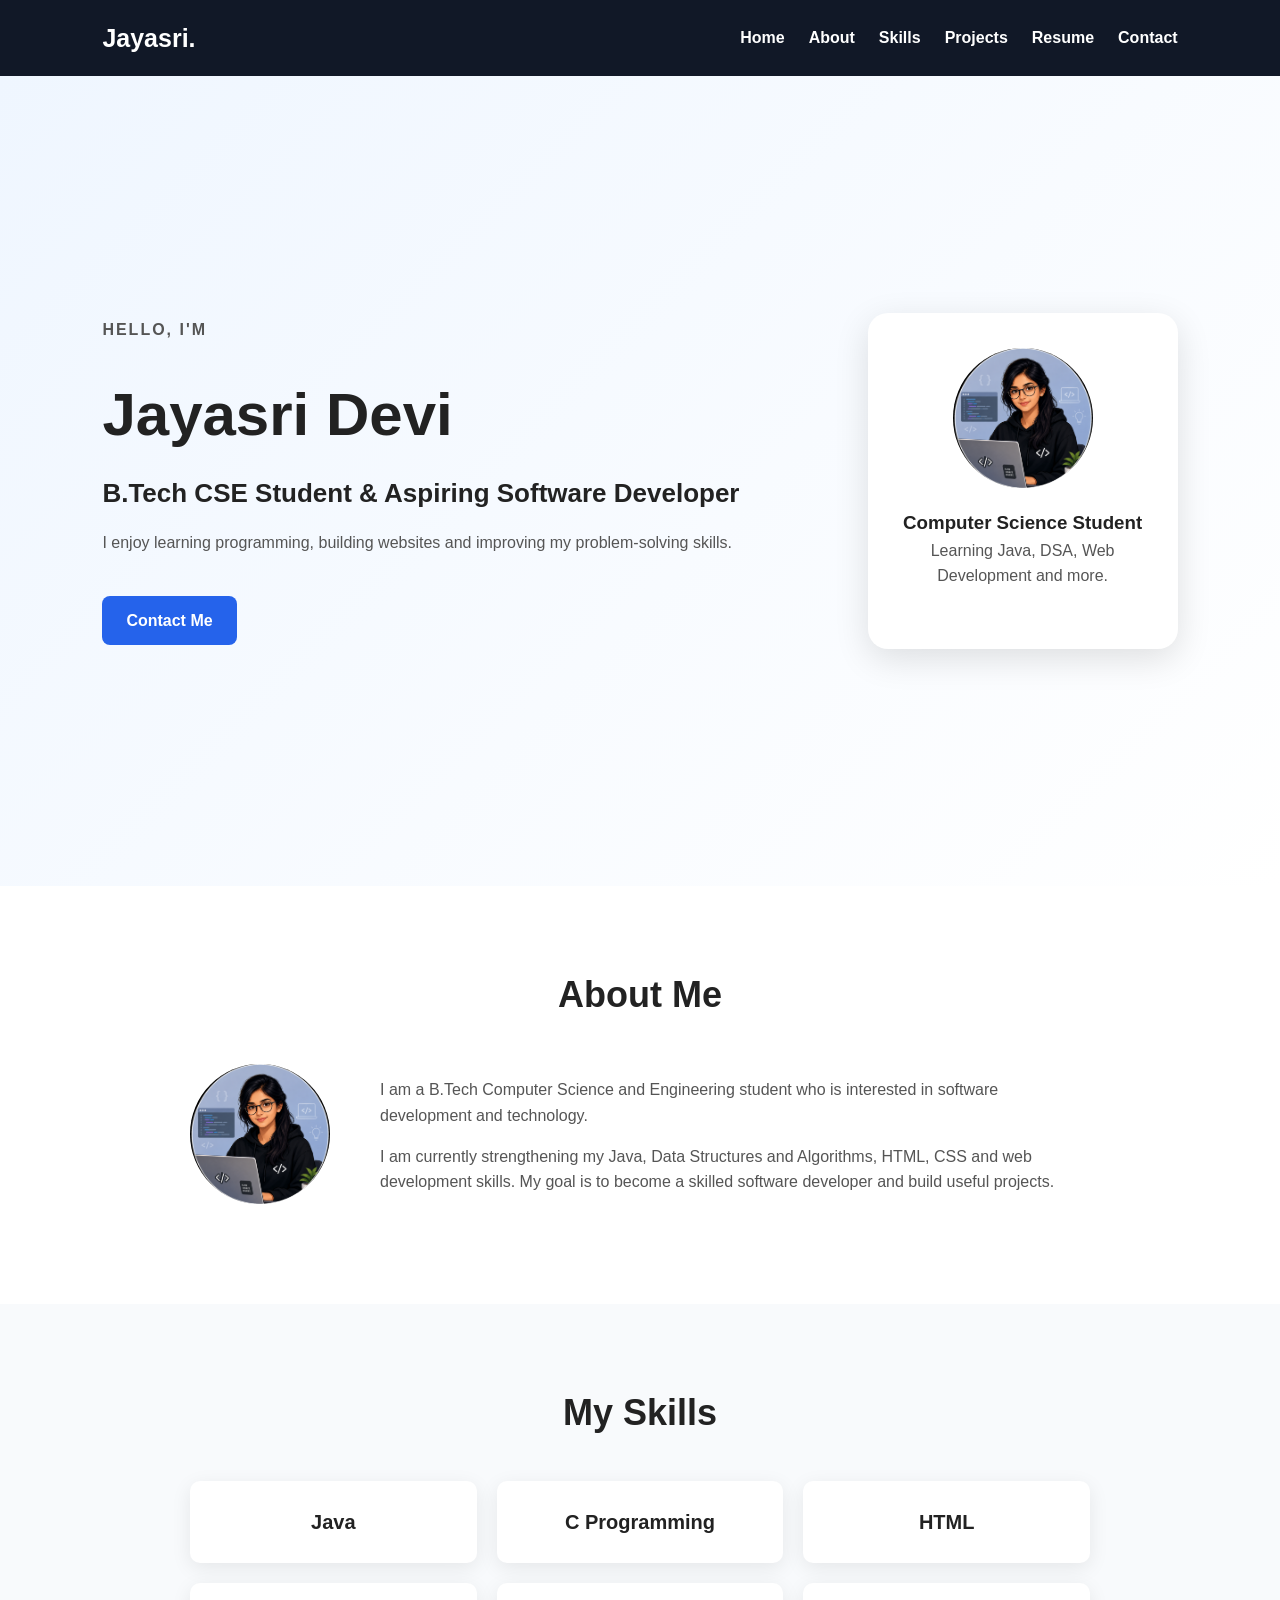
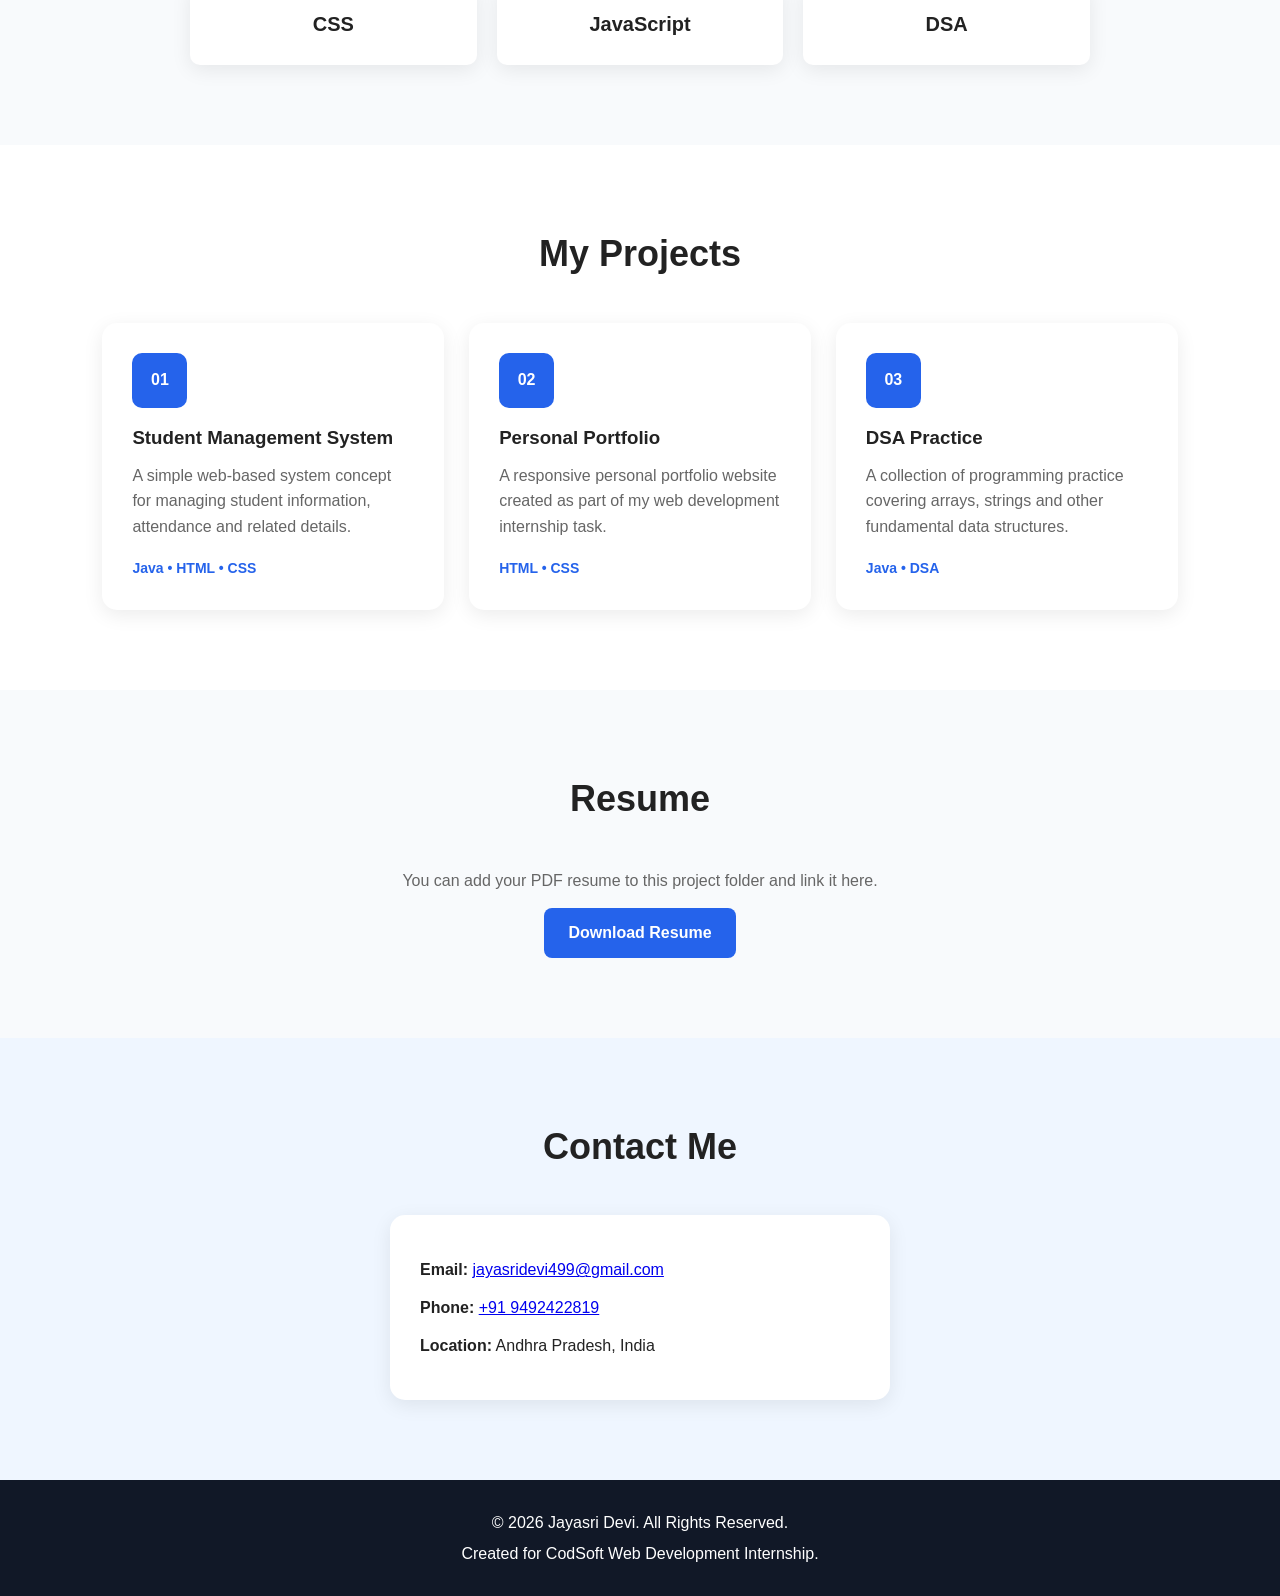
<file: index.html>
<!DOCTYPE html>
<html lang="en">
<head>
    <meta charset="UTF-8">
    <meta name="viewport" content="width=device-width, initial-scale=1.0">
    <title>Jayasri Devi | Portfolio</title>
    <link rel="stylesheet" href="style.css">
</head>
<body>

    <header>
        <nav class="navbar">
            <h2 class="logo">Jayasri.</h2>
            <ul class="nav-links">
                <li><a href="#home">Home</a></li>
                <li><a href="#about">About</a></li>
                <li><a href="#skills">Skills</a></li>
                <li><a href="#projects">Projects</a></li>
                <li><a href="#resume">Resume</a></li>
                <li><a href="#contact">Contact</a></li>
            </ul>
        </nav>
    </header>

    <main>
        <section id="home" class="hero">
            <div class="hero-text">
                <p class="small-title">HELLO, I'M</p>
                <h1>Jayasri Devi</h1>
                <h2>B.Tech CSE Student & Aspiring Software Developer</h2>
                <p>I enjoy learning programming, building websites and improving my problem-solving skills.</p>
                <a class="button" href="#contact">Contact Me</a>
            </div>
            <div class="hero-card">
               <div class="avatar">
    <img src="portfolio-image.png" alt="Jayasri Devi">
</div>
                <h3>Computer Science Student</h3>
                <p>Learning Java, DSA, Web Development and more.</p>
            </div>
        </section>

        <section id="about" class="section">
            <h2 class="section-title">About Me</h2>
            <div class="about-box">
                <div class="about-image">
    <img src="protfolio%20image.png" alt="Jayasri Devi">
</div>
                <div>
                    <p>
                        I am a B.Tech Computer Science and Engineering student who is
                        interested in software development and technology.
                    </p>
                    <p>
                        I am currently strengthening my Java, Data Structures and Algorithms,
                        HTML, CSS and web development skills. My goal is to become a skilled
                        software developer and build useful projects.
                    </p>
                </div>
            </div>
        </section>

        <section id="skills" class="section light">
            <h2 class="section-title">My Skills</h2>
            <div class="skills-grid">
                <div class="skill">Java</div>
                <div class="skill">C Programming</div>
                <div class="skill">HTML</div>
                <div class="skill">CSS</div>
                <div class="skill">JavaScript</div>
                <div class="skill">DSA</div>
            </div>
        </section>

        <section id="projects" class="section">
            <h2 class="section-title">My Projects</h2>
            <div class="projects-grid">
                <article class="project-card">
                    <div class="project-icon">01</div>
                    <h3>Student Management System</h3>
                    <p>A simple web-based system concept for managing student information, attendance and related details.</p>
                    <span>Java • HTML • CSS</span>
                </article>

                <article class="project-card">
                    <div class="project-icon">02</div>
                    <h3>Personal Portfolio</h3>
                    <p>A responsive personal portfolio website created as part of my web development internship task.</p>
                    <span>HTML • CSS</span>
                </article>

                <article class="project-card">
                    <div class="project-icon">03</div>
                    <h3>DSA Practice</h3>
                    <p>A collection of programming practice covering arrays, strings and other fundamental data structures.</p>
                    <span>Java • DSA</span>
                </article>
            </div>
        </section>

        <section id="resume" class="section light">
            <h2 class="section-title">Resume</h2>
            <p class="center-text">You can add your PDF resume to this project folder and link it here.</p>
            <a class="button" href="resume.pdf" target="_blank">Download Resume</a>
        </section>

        <section id="contact" class="section contact-section">
            <h2 class="section-title">Contact Me</h2>
            <div class="contact-box">
                <p><strong>Email:</strong> 
    <a href="mailto:jayasridevi499@gmail.com">jayasridevi499@gmail.com</a>
</p>
                <p><strong>Phone:</strong> 
    <a href="tel:+919492422819">+91 9492422819</a>
</p>
                <p><strong>Location:</strong> Andhra Pradesh, India</p>
            </div>
        </section>
    </main>

    <footer>
        <p>© 2026 Jayasri Devi. All Rights Reserved.</p>
        <p>Created for CodSoft Web Development Internship.</p>
    </footer>

</body>
</html>
</file>
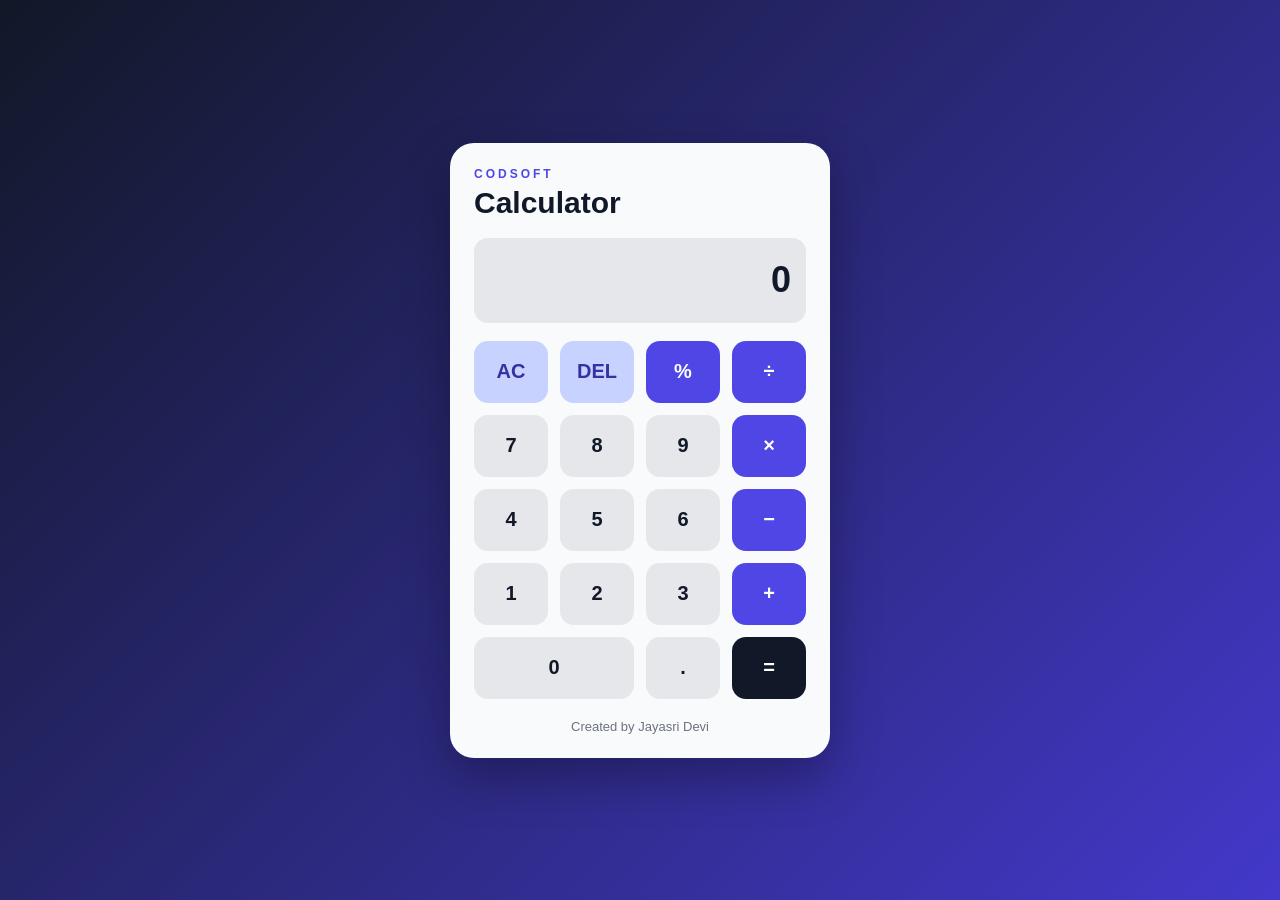
<file: calculator.html>
<!DOCTYPE html>
<html lang="en">
<head>
<meta charset="UTF-8">
<meta name="viewport" content="width=device-width, initial-scale=1.0">
<title>Jayasri Devi | Calculator</title>
<link rel="stylesheet" href="calculator.css">
</head>
<body>
<div class="calculator">
    <div class="header">
        <p>CODSOFT</p>
        <h1>Calculator</h1>
    </div>
    <input id="display" class="display" value="0" readonly>
    <div class="buttons">
        <button class="action" onclick="clearDisplay()">AC</button>
        <button class="action" onclick="deleteLast()">DEL</button>
        <button class="operator" onclick="chooseOperator('%')">%</button>
        <button class="operator" onclick="chooseOperator('/')">÷</button>

        <button onclick="appendNumber('7')">7</button>
        <button onclick="appendNumber('8')">8</button>
        <button onclick="appendNumber('9')">9</button>
        <button class="operator" onclick="chooseOperator('*')">×</button>

        <button onclick="appendNumber('4')">4</button>
        <button onclick="appendNumber('5')">5</button>
        <button onclick="appendNumber('6')">6</button>
        <button class="operator" onclick="chooseOperator('-')">−</button>

        <button onclick="appendNumber('1')">1</button>
        <button onclick="appendNumber('2')">2</button>
        <button onclick="appendNumber('3')">3</button>
        <button class="operator" onclick="chooseOperator('+')">+</button>

        <button class="zero" onclick="appendNumber('0')">0</button>
        <button onclick="appendNumber('.')">.</button>
        <button class="equals" onclick="calculate()">=</button>
    </div>
    <p class="credit">Created by Jayasri Devi</p>
</div>
<script src="calculator.js"></script>
</body>
</html>
</file>
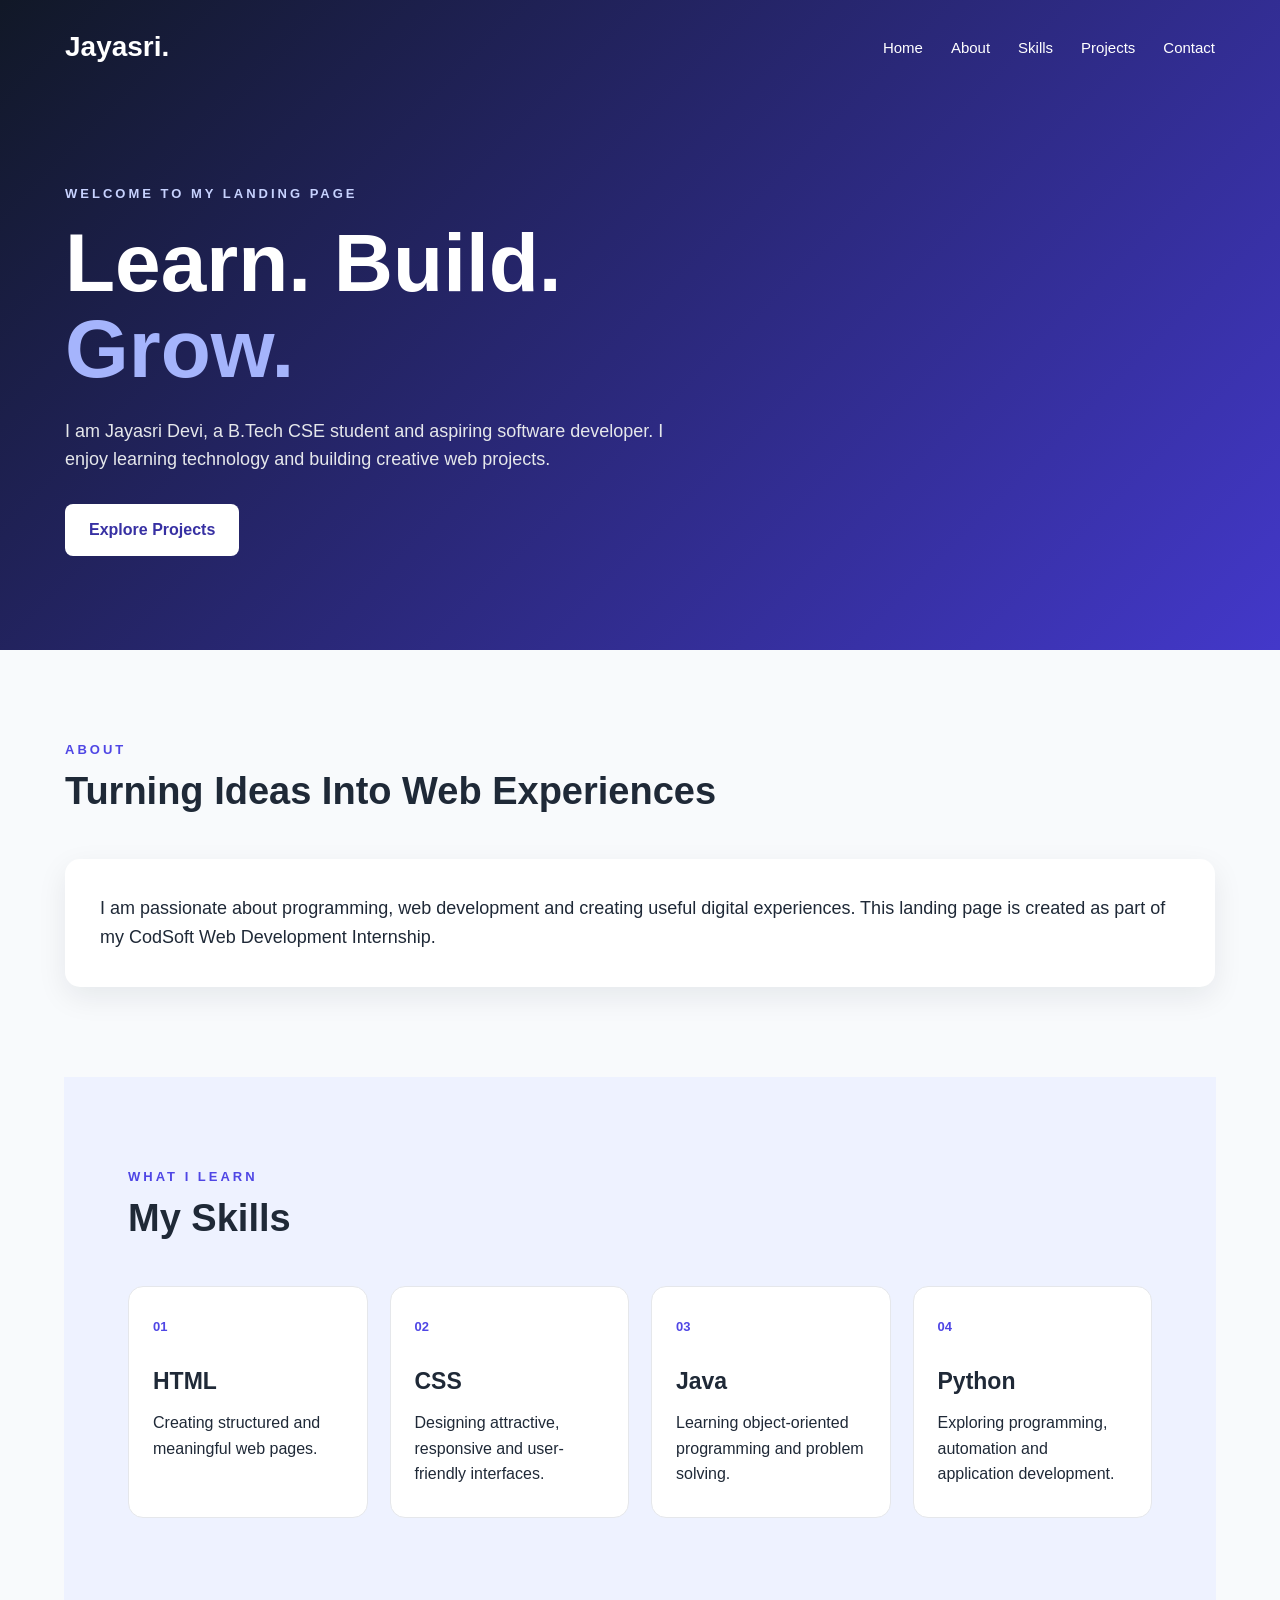
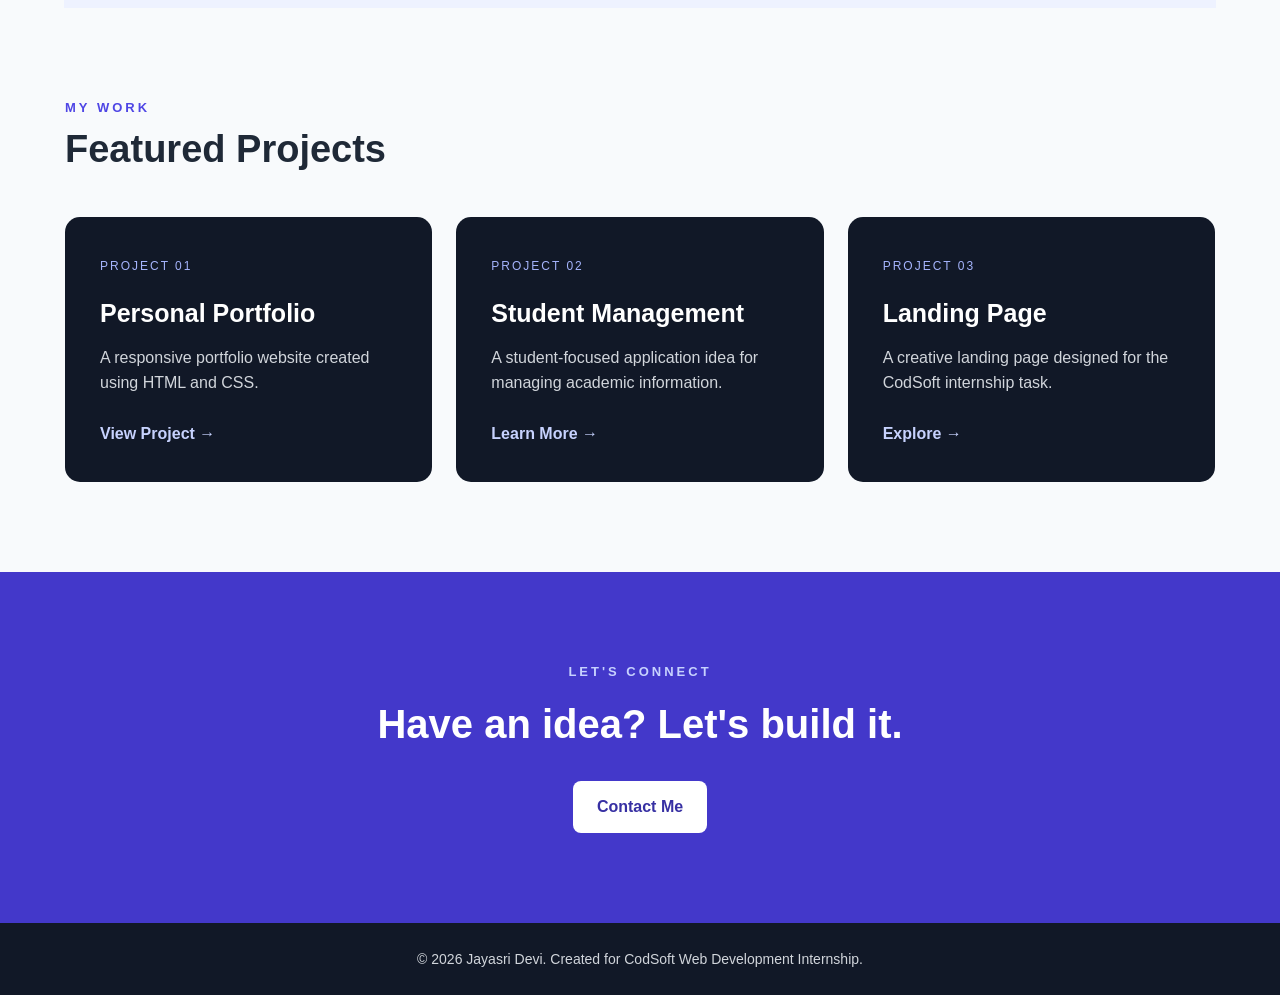
<file: landing.html>
<!DOCTYPE html>
<html lang="en">
<head>
    <meta charset="UTF-8">
    <meta name="viewport" content="width=device-width, initial-scale=1.0">
    <title>Jayasri Devi | Landing Page</title>
    <link rel="stylesheet" href="landing.css">
</head>
<body>

    <header class="hero">
        <nav class="navbar">
            <div class="logo">Jayasri.</div>
            <ul>
                <li><a href="#home">Home</a></li>
                <li><a href="#about">About</a></li>
                <li><a href="#skills">Skills</a></li>
                <li><a href="#projects">Projects</a></li>
                <li><a href="#contact">Contact</a></li>
            </ul>
        </nav>

        <section id="home" class="hero-content">
            <div>
                <p class="small-title">WELCOME TO MY LANDING PAGE</p>
                <h1>Learn. Build. <span>Grow.</span></h1>
                <p class="hero-text">
                    I am Jayasri Devi, a B.Tech CSE student and aspiring software developer.
                    I enjoy learning technology and building creative web projects.
                </p>
                <a href="#projects" class="btn">Explore Projects</a>
            </div>
        </section>
    </header>

    <section id="about" class="section about">
        <div class="section-heading">
            <p>ABOUT</p>
            <h2>Turning Ideas Into Web Experiences</h2>
        </div>
        <div class="about-box">
            <p>
                I am passionate about programming, web development and creating
                useful digital experiences. This landing page is created as part
                of my CodSoft Web Development Internship.
            </p>
        </div>
    </section>

    <section id="skills" class="section skills">
        <div class="section-heading">
            <p>WHAT I LEARN</p>
            <h2>My Skills</h2>
        </div>

        <div class="cards">
            <div class="card">
                <div class="icon">01</div>
                <h3>HTML</h3>
                <p>Creating structured and meaningful web pages.</p>
            </div>

            <div class="card">
                <div class="icon">02</div>
                <h3>CSS</h3>
                <p>Designing attractive, responsive and user-friendly interfaces.</p>
            </div>

            <div class="card">
                <div class="icon">03</div>
                <h3>Java</h3>
                <p>Learning object-oriented programming and problem solving.</p>
            </div>

            <div class="card">
                <div class="icon">04</div>
                <h3>Python</h3>
                <p>Exploring programming, automation and application development.</p>
            </div>
        </div>
    </section>

    <section id="projects" class="section projects">
        <div class="section-heading">
            <p>MY WORK</p>
            <h2>Featured Projects</h2>
        </div>

        <div class="project-grid">
            <div class="project-card">
                <span>PROJECT 01</span>
                <h3>Personal Portfolio</h3>
                <p>A responsive portfolio website created using HTML and CSS.</p>
                <a href="https://jayasridevi499.github.io/CODSOFT/" target="_blank">View Project →</a>
            </div>

            <div class="project-card">
                <span>PROJECT 02</span>
                <h3>Student Management</h3>
                <p>A student-focused application idea for managing academic information.</p>
                <a href="#contact">Learn More →</a>
            </div>

            <div class="project-card">
                <span>PROJECT 03</span>
                <h3>Landing Page</h3>
                <p>A creative landing page designed for the CodSoft internship task.</p>
                <a href="#home">Explore →</a>
            </div>
        </div>
    </section>

    <section id="contact" class="contact">
        <div>
            <p>LET'S CONNECT</p>
            <h2>Have an idea? Let's build it.</h2>
            <a class="btn light" href="mailto:jayasridevi499@gmail.com">Contact Me</a>
        </div>
    </section>

    <footer>
        <p>© 2026 Jayasri Devi. Created for CodSoft Web Development Internship.</p>
    </footer>

</body>
</html>
</file>
<file: style.css>
* {
    margin: 0;
    padding: 0;
    box-sizing: border-box;
}

html {
    scroll-behavior: smooth;
}

body {
    font-family: Arial, sans-serif;
    line-height: 1.6;
    color: #222;
    background: #ffffff;
}

.navbar {
    background: #111827;
    color: white;
    padding: 18px 8%;
    display: flex;
    justify-content: space-between;
    align-items: center;
    position: sticky;
    top: 0;
    z-index: 10;
}

.logo {
    font-size: 25px;
}

.nav-links {
    list-style: none;
    display: flex;
    gap: 24px;
}

.nav-links a {
    color: white;
    text-decoration: none;
    font-weight: bold;
}

.nav-links a:hover {
    color: #60a5fa;
}

.hero {
    min-height: 90vh;
    padding: 80px 8%;
    display: flex;
    justify-content: space-between;
    align-items: center;
    gap: 50px;
    background: linear-gradient(135deg, #eff6ff, #ffffff);
}

.hero-text {
    max-width: 650px;
}

.small-title {
    color: #2563eb;
    font-weight: bold;
    letter-spacing: 2px;
}

.hero h1 {
    font-size: 60px;
    margin: 10px 0;
}

.hero h2 {
    font-size: 26px;
    margin-bottom: 15px;
}

.hero p {
    color: #555;
    margin-bottom: 25px;
}

.button {
    display: inline-block;
    background: #2563eb;
    color: white;
    padding: 12px 24px;
    border-radius: 8px;
    text-decoration: none;
    font-weight: bold;
    margin-top: 15px;
}

.button:hover {
    background: #1d4ed8;
}

.hero-card {
    width: 310px;
    padding: 35px;
    text-align: center;
    background: white;
    border-radius: 20px;
    box-shadow: 0 10px 35px rgba(0, 0, 0, 0.12);
}

.avatar,
.about-image {
    width: 140px;
    height: 140px;
    margin: 0 auto 20px;
    border-radius: 50%;
    background: #2563eb;
    color: white;
    display: flex;
    justify-content: center;
    align-items: center;
    font-size: 45px;
    font-weight: bold;
}

.section {
    padding: 80px 8%;
    text-align: center;
}

.light {
    background: #f8fafc;
}

.section-title {
    font-size: 36px;
    margin-bottom: 40px;
}

.about-box {
    max-width: 900px;
    margin: auto;
    display: flex;
    align-items: center;
    gap: 50px;
    text-align: left;
}

.about-image {
    flex-shrink: 0;
}

.about-box p {
    margin-bottom: 15px;
    color: #555;
}

.skills-grid {
    max-width: 900px;
    margin: auto;
    display: grid;
    grid-template-columns: repeat(3, 1fr);
    gap: 20px;
}

.skill {
    padding: 25px;
    background: white;
    border-radius: 10px;
    font-size: 20px;
    font-weight: bold;
    box-shadow: 0 5px 20px rgba(0, 0, 0, 0.08);
}

.projects-grid {
    max-width: 1100px;
    margin: auto;
    display: grid;
    grid-template-columns: repeat(3, 1fr);
    gap: 25px;
}

.project-card {
    padding: 30px;
    background: white;
    border-radius: 15px;
    text-align: left;
    box-shadow: 0 5px 20px rgba(0, 0, 0, 0.08);
    transition: transform 0.3s;
}

.project-card:hover {
    transform: translateY(-8px);
}

.project-icon {
    width: 55px;
    height: 55px;
    border-radius: 10px;
    background: #2563eb;
    color: white;
    display: flex;
    justify-content: center;
    align-items: center;
    font-weight: bold;
    margin-bottom: 15px;
}

.project-card h3 {
    margin-bottom: 10px;
}

.project-card p {
    color: #666;
    margin-bottom: 15px;
}

.project-card span {
    color: #2563eb;
    font-weight: bold;
    font-size: 14px;
}

.center-text {
    color: #666;
}

.contact-section {
    background: #eff6ff;
}

.contact-box {
    max-width: 500px;
    margin: auto;
    background: white;
    padding: 30px;
    border-radius: 15px;
    text-align: left;
    box-shadow: 0 5px 20px rgba(0, 0, 0, 0.08);
}

.contact-box p {
    margin: 12px 0;
}

footer {
    padding: 25px;
    text-align: center;
    background: #111827;
    color: white;
}

footer p {
    margin: 5px;
}

@media (max-width: 800px) {
    .navbar {
        flex-direction: column;
        gap: 15px;
    }

    .nav-links {
        flex-wrap: wrap;
        justify-content: center;
        gap: 12px;
    }

    .hero {
        flex-direction: column;
        text-align: center;
    }

    .hero h1 {
        font-size: 45px;
    }

    .about-box {
        flex-direction: column;
        text-align: center;
    }

    .skills-grid,
    .projects-grid {
        grid-template-columns: 1fr;
    }
}
.avatar {
    width: 140px !important;
    height: 140px !important;
    overflow: hidden;
}

.avatar img {
    width: 100% !important;
    height: 100% !important;
    object-fit: cover;
    display: block;
}

.about-image {
    width: 140px !important;
    height: 140px !important;
    overflow: hidden;
}

.about-image img {
    width: 100% !important;
    height: 100% !important;
    object-fit: cover;
    display: block;
}
</file>
<file: calculator.css>
* {
    margin: 0;
    padding: 0;
    box-sizing: border-box;
}
body {
    min-height: 100vh;
    display: flex;
    justify-content: center;
    align-items: center;
    padding: 20px;
    font-family: Arial, Helvetica, sans-serif;
    background: linear-gradient(135deg, #111827, #4338ca);
}
.calculator {
    width: 100%;
    max-width: 380px;
    padding: 24px;
    border-radius: 24px;
    background: #f8fafc;
    box-shadow: 0 20px 50px rgba(0,0,0,.3);
}
.header { margin-bottom: 18px; }
.header p {
    color: #4f46e5;
    font-size: 12px;
    font-weight: bold;
    letter-spacing: 3px;
}
.header h1 {
    color: #111827;
    font-size: 30px;
    margin-top: 5px;
}
.display {
    width: 100%;
    height: 85px;
    border: none;
    border-radius: 14px;
    padding: 15px;
    margin-bottom: 18px;
    text-align: right;
    font-size: 36px;
    font-weight: bold;
    color: #111827;
    background: #e5e7eb;
    outline: none;
}
.buttons {
    display: grid;
    grid-template-columns: repeat(4, 1fr);
    gap: 12px;
}
button {
    height: 62px;
    border: none;
    border-radius: 14px;
    font-size: 20px;
    font-weight: bold;
    cursor: pointer;
    color: #111827;
    background: #e5e7eb;
}
button:hover { transform: translateY(-2px); }
.operator {
    color: white;
    background: #4f46e5;
}
.action {
    color: #3730a3;
    background: #c7d2fe;
}
.equals {
    color: white;
    background: #111827;
}
.zero { grid-column: span 2; }
.credit {
    margin-top: 20px;
    text-align: center;
    color: #6b7280;
    font-size: 13px;
}
@media (max-width: 420px) {
    .calculator { padding: 18px; }
    button { height: 58px; }
    .display { font-size: 30px; }
}
</file>
<file: landing.css>
* {
    margin: 0;
    padding: 0;
    box-sizing: border-box;
    scroll-behavior: smooth;
}

body {
    font-family: Arial, Helvetica, sans-serif;
    color: #1f2937;
    background: #f8fafc;
    line-height: 1.6;
}

.navbar {
    width: 90%;
    max-width: 1150px;
    margin: auto;
    padding: 25px 0;
    display: flex;
    justify-content: space-between;
    align-items: center;
}

.logo {
    font-size: 28px;
    font-weight: bold;
    color: #ffffff;
}

.navbar ul {
    display: flex;
    list-style: none;
    gap: 28px;
}

.navbar a {
    color: #ffffff;
    text-decoration: none;
    font-size: 15px;
}

.navbar a:hover {
    opacity: 0.75;
}

.hero {
    min-height: 650px;
    background: linear-gradient(135deg, #111827, #4338ca);
    color: white;
}

.hero-content {
    width: 90%;
    max-width: 1150px;
    margin: auto;
    min-height: 550px;
    display: flex;
    align-items: center;
}

.hero-content > div {
    max-width: 700px;
}

.small-title,
.section-heading p,
.contact p {
    letter-spacing: 3px;
    font-size: 13px;
    font-weight: bold;
}

.small-title {
    color: #c7d2fe;
    margin-bottom: 15px;
}

h1 {
    font-size: clamp(48px, 8vw, 82px);
    line-height: 1.05;
    margin-bottom: 25px;
}

h1 span {
    color: #a5b4fc;
}

.hero-text {
    max-width: 620px;
    font-size: 18px;
    color: #e5e7eb;
    margin-bottom: 30px;
}

.btn {
    display: inline-block;
    text-decoration: none;
    background: #ffffff;
    color: #3730a3;
    padding: 13px 24px;
    border-radius: 8px;
    font-weight: bold;
}

.btn:hover {
    transform: translateY(-2px);
}

.section {
    width: 90%;
    max-width: 1150px;
    margin: auto;
    padding: 90px 0;
}

.section-heading {
    margin-bottom: 45px;
}

.section-heading p {
    color: #4f46e5;
    margin-bottom: 8px;
}

.section-heading h2 {
    font-size: 38px;
    line-height: 1.2;
}

.about-box {
    background: white;
    border-radius: 15px;
    padding: 35px;
    box-shadow: 0 10px 30px rgba(15, 23, 42, 0.08);
    font-size: 18px;
}

.skills {
    background: #eef2ff;
    max-width: none;
    padding-left: 5%;
    padding-right: 5%;
}

.skills .section-heading,
.skills .cards {
    max-width: 1150px;
    margin-left: auto;
    margin-right: auto;
}

.cards {
    display: grid;
    grid-template-columns: repeat(4, 1fr);
    gap: 22px;
}

.card {
    background: white;
    padding: 30px 24px;
    border-radius: 15px;
    border: 1px solid #e5e7eb;
}

.card .icon {
    font-size: 13px;
    color: #4f46e5;
    font-weight: bold;
    margin-bottom: 25px;
}

.card h3 {
    font-size: 23px;
    margin-bottom: 10px;
}

.project-grid {
    display: grid;
    grid-template-columns: repeat(3, 1fr);
    gap: 24px;
}

.project-card {
    background: #111827;
    color: white;
    padding: 35px;
    min-height: 250px;
    border-radius: 15px;
}

.project-card span {
    font-size: 12px;
    color: #a5b4fc;
    letter-spacing: 2px;
}

.project-card h3 {
    font-size: 25px;
    margin: 15px 0 12px;
}

.project-card p {
    color: #d1d5db;
    margin-bottom: 25px;
}

.project-card a {
    color: #c7d2fe;
    text-decoration: none;
    font-weight: bold;
}

.contact {
    padding: 90px 5%;
    text-align: center;
    background: #4338ca;
    color: white;
}

.contact p {
    color: #c7d2fe;
    margin-bottom: 10px;
}

.contact h2 {
    font-size: 40px;
    margin-bottom: 25px;
}

.light {
    color: #3730a3;
}

footer {
    text-align: center;
    padding: 25px;
    background: #111827;
    color: #d1d5db;
    font-size: 14px;
}

@media (max-width: 850px) {
    .navbar ul {
        gap: 14px;
    }

    .cards {
        grid-template-columns: repeat(2, 1fr);
    }

    .project-grid {
        grid-template-columns: 1fr;
    }
}

@media (max-width: 600px) {
    .navbar {
        flex-direction: column;
        gap: 15px;
    }

    .navbar ul {
        flex-wrap: wrap;
        justify-content: center;
    }

    .hero {
        min-height: 600px;
    }

    .hero-content {
        min-height: 480px;
    }

    h1 {
        font-size: 48px;
    }

    .cards {
        grid-template-columns: 1fr;
    }

    .section-heading h2,
    .contact h2 {
        font-size: 30px;
    }
}
</file>
